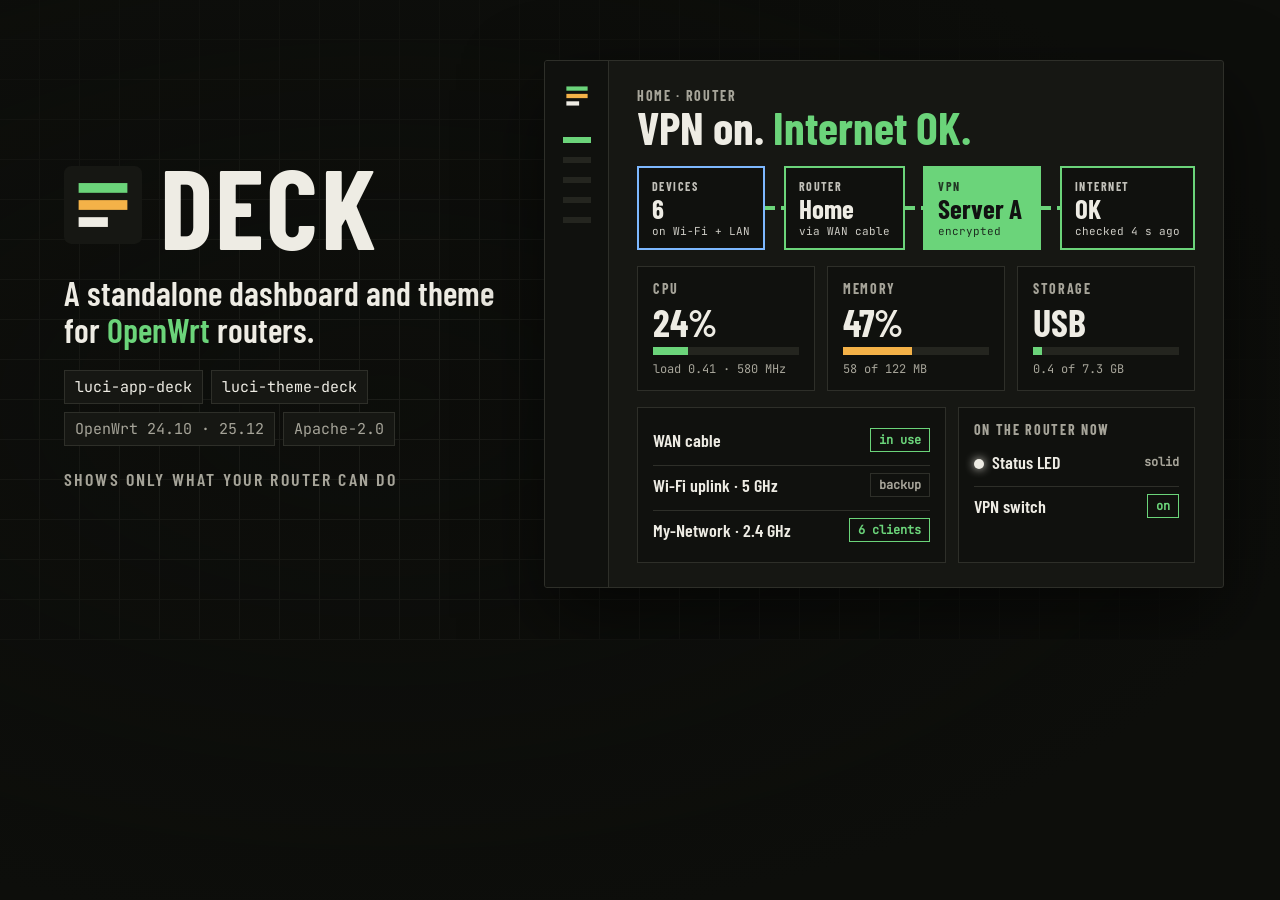
<file: docs/assets/cover.html>
<!DOCTYPE html>
<!-- Source of cover.png (1280x640). Demo data only. Re-render:
     "/Applications/Google Chrome.app/Contents/MacOS/Google Chrome" --headless --hide-scrollbars \
       --window-size=1280,640 --screenshot=docs/assets/cover.png docs/assets/cover.html -->
<html><head><meta charset="utf-8"><style>
@font-face { font-family: D; font-weight: 600; src: url('../../luci-app-deck/htdocs/deck/fonts/barlow-condensed-600.woff2'); }
@font-face { font-family: D; font-weight: 700; src: url('../../luci-app-deck/htdocs/deck/fonts/barlow-condensed-700.woff2'); }
@font-face { font-family: M; font-weight: 400; src: url('../../luci-app-deck/htdocs/deck/fonts/jetbrains-mono-400.woff2'); }
:root { --bg:#0D0E0B; --panel:#161713; --sunk:#10110E; --line:#2E2F29; --ink:#EEECE4; --dim:#A6A499; --off:#24251F; --amber:#F4B248; --green:#6BD47A; --blue:#7DB8FF; }
* { box-sizing: border-box; margin: 0; }
html, body { width: 1280px; height: 640px; overflow: hidden; background: var(--bg); color: var(--ink); font-family: D, sans-serif; }
body { display: grid; grid-template-columns: 440px 1fr; gap: 40px; padding: 56px 56px 48px 64px;
  background-image: linear-gradient(var(--line) 1px, transparent 1px), linear-gradient(90deg, var(--line) 1px, transparent 1px);
  background-size: 40px 40px; background-position: -1px -1px; }
body::before { content: ""; position: fixed; inset: 0; background: radial-gradient(ellipse at 30% 45%, rgba(13,14,11,.55), var(--bg) 75%); z-index: 0; }
.l, .r { position: relative; z-index: 1; }
.l { display: flex; flex-direction: column; justify-content: center; gap: 22px; }
.brand { display: flex; align-items: center; gap: 18px; }
.brand svg { width: 78px; height: 78px; }
h1 { font-size: 112px; font-weight: 700; line-height: .85; letter-spacing: .02em; }
.tag { font-size: 34px; font-weight: 600; line-height: 1.08; }
.tag em { font-style: normal; color: var(--green); }
.pk { display: flex; flex-wrap: wrap; gap: 8px; }
.pk span { font-family: M; font-size: 15px; padding: 6px 10px; border: 1px solid var(--line); background: var(--panel); color: var(--dim); }
.pk span b { color: var(--ink); font-weight: 400; }
.foot { font-size: 18px; font-weight: 600; letter-spacing: .12em; text-transform: uppercase; color: var(--dim); }
.r { background: var(--panel); border: 1px solid var(--line); border-radius: 3px; display: grid; grid-template-columns: 64px 1fr; overflow: hidden; box-shadow: 0 30px 80px rgba(0,0,0,.55); align-self: center; height: 528px; }
.rail { background: var(--sunk); border-right: 1px solid var(--line); display: flex; flex-direction: column; align-items: center; gap: 14px; padding-top: 18px; }
.rail i { width: 28px; height: 6px; background: var(--off); }
.rail i.on { background: var(--green); }
.rail svg { width: 34px; height: 34px; margin-bottom: 10px; }
.main { padding: 26px 28px; display: flex; flex-direction: column; gap: 16px; }
.k { font-size: 14px; font-weight: 700; letter-spacing: .12em; text-transform: uppercase; color: var(--dim); }
.title { font-size: 46px; font-weight: 700; line-height: 1; }
.title span { color: var(--green); }
.path { display: flex; align-items: center; }
.hop { border: 2px solid var(--line); background: var(--sunk); padding: 10px 13px; min-width: 118px; min-height: 84px; display: flex; flex-direction: column; justify-content: center; gap: 2px; }
.hop .hk { font-size: 12px; font-weight: 700; letter-spacing: .12em; text-transform: uppercase; opacity: .8; }
.hop .ht { font-size: 27px; font-weight: 700; line-height: 1; }
.hop .hs { font-family: M; font-size: 11px; opacity: .85; }
.hop.ok { border-color: var(--green); }
.hop.go { border-color: var(--green); background: var(--green); color: #111; }
.hop.blue { border-color: var(--blue); }
.wire { flex: 1; height: 4px; min-width: 18px; background: repeating-linear-gradient(90deg, var(--green) 0 10px, transparent 10px 16px); }
.cards { display: grid; grid-template-columns: repeat(3, 1fr); gap: 12px; }
.card { border: 1px solid var(--line); background: var(--sunk); padding: 13px 15px; display: flex; flex-direction: column; gap: 6px; }
.big { font-size: 38px; font-weight: 700; line-height: 1; }
.bar { height: 8px; background: var(--off); }
.bar b { display: block; height: 100%; background: var(--green); }
.bar.a b { background: var(--amber); }
.s { font-family: M; font-size: 12px; color: var(--dim); }
.row { display: flex; justify-content: space-between; align-items: center; font-size: 18px; font-weight: 600; padding: 7px 0; border-top: 1px solid var(--line); }
.row:first-of-type { border-top: 0; }
.pill { font-family: M; font-size: 12px; padding: 3px 8px; border: 1px solid var(--green); color: var(--green); }
.pill.d { border-color: var(--line); color: var(--dim); }
.dot { display: inline-block; width: 10px; height: 10px; border-radius: 50%; background: var(--ink); margin-right: 8px; box-shadow: 0 0 10px var(--ink); }
.two { display: grid; grid-template-columns: 1.3fr 1fr; gap: 12px; }
</style></head><body>
<div class="l">
  <div class="brand"><svg viewBox="0 0 64 64"><rect width="64" height="64" rx="6" fill="#161713"/><rect x="12" y="14" width="40" height="8" fill="#6BD47A"/><rect x="12" y="28" width="40" height="8" fill="#F4B248"/><rect x="12" y="42" width="24" height="8" fill="#EEECE4"/></svg><h1>DECK</h1></div>
  <p class="tag">A standalone dashboard and theme for <em>OpenWrt</em> routers.</p>
  <div class="pk"><span><b>luci-app-deck</b></span><span><b>luci-theme-deck</b></span><span>OpenWrt 24.10 · 25.12</span><span>Apache-2.0</span></div>
  <p class="foot">Shows only what your router can do</p>
</div>
<div class="r">
  <div class="rail"><svg viewBox="0 0 64 64"><rect x="12" y="14" width="40" height="8" fill="#6BD47A"/><rect x="12" y="28" width="40" height="8" fill="#F4B248"/><rect x="12" y="42" width="24" height="8" fill="#EEECE4"/></svg><i class="on"></i><i></i><i></i><i></i><i></i></div>
  <div class="main">
    <div><p class="k">Home · router</p><p class="title">VPN on. <span>Internet OK.</span></p></div>
    <div class="path">
      <div class="hop blue"><span class="hk">Devices</span><span class="ht">6</span><span class="hs">on Wi-Fi + LAN</span></div><div class="wire"></div>
      <div class="hop ok"><span class="hk">Router</span><span class="ht">Home</span><span class="hs">via WAN cable</span></div><div class="wire"></div>
      <div class="hop go"><span class="hk">VPN</span><span class="ht">Server A</span><span class="hs">encrypted</span></div><div class="wire"></div>
      <div class="hop ok"><span class="hk">Internet</span><span class="ht">OK</span><span class="hs">checked 4 s ago</span></div>
    </div>
    <div class="cards">
      <div class="card"><span class="k">CPU</span><span class="big">24%</span><div class="bar"><b style="width:24%"></b></div><span class="s">load 0.41 · 580 MHz</span></div>
      <div class="card"><span class="k">Memory</span><span class="big">47%</span><div class="bar a"><b style="width:47%"></b></div><span class="s">58 of 122 MB</span></div>
      <div class="card"><span class="k">Storage</span><span class="big">USB</span><div class="bar"><b style="width:6%"></b></div><span class="s">0.4 of 7.3 GB</span></div>
    </div>
    <div class="two">
      <div class="card">
        <div class="row"><span>WAN cable</span><span class="pill">in use</span></div>
        <div class="row"><span>Wi-Fi uplink · 5 GHz</span><span class="pill d">backup</span></div>
        <div class="row"><span>My-Network · 2.4 GHz</span><span class="pill">6 clients</span></div>
      </div>
      <div class="card"><span class="k">On the router now</span>
        <div class="row"><span><span class="dot"></span>Status LED</span><span class="s">solid</span></div>
        <div class="row"><span>VPN switch</span><span class="pill">on</span></div>
      </div>
    </div>
  </div>
</div>
</body></html>
</file>
